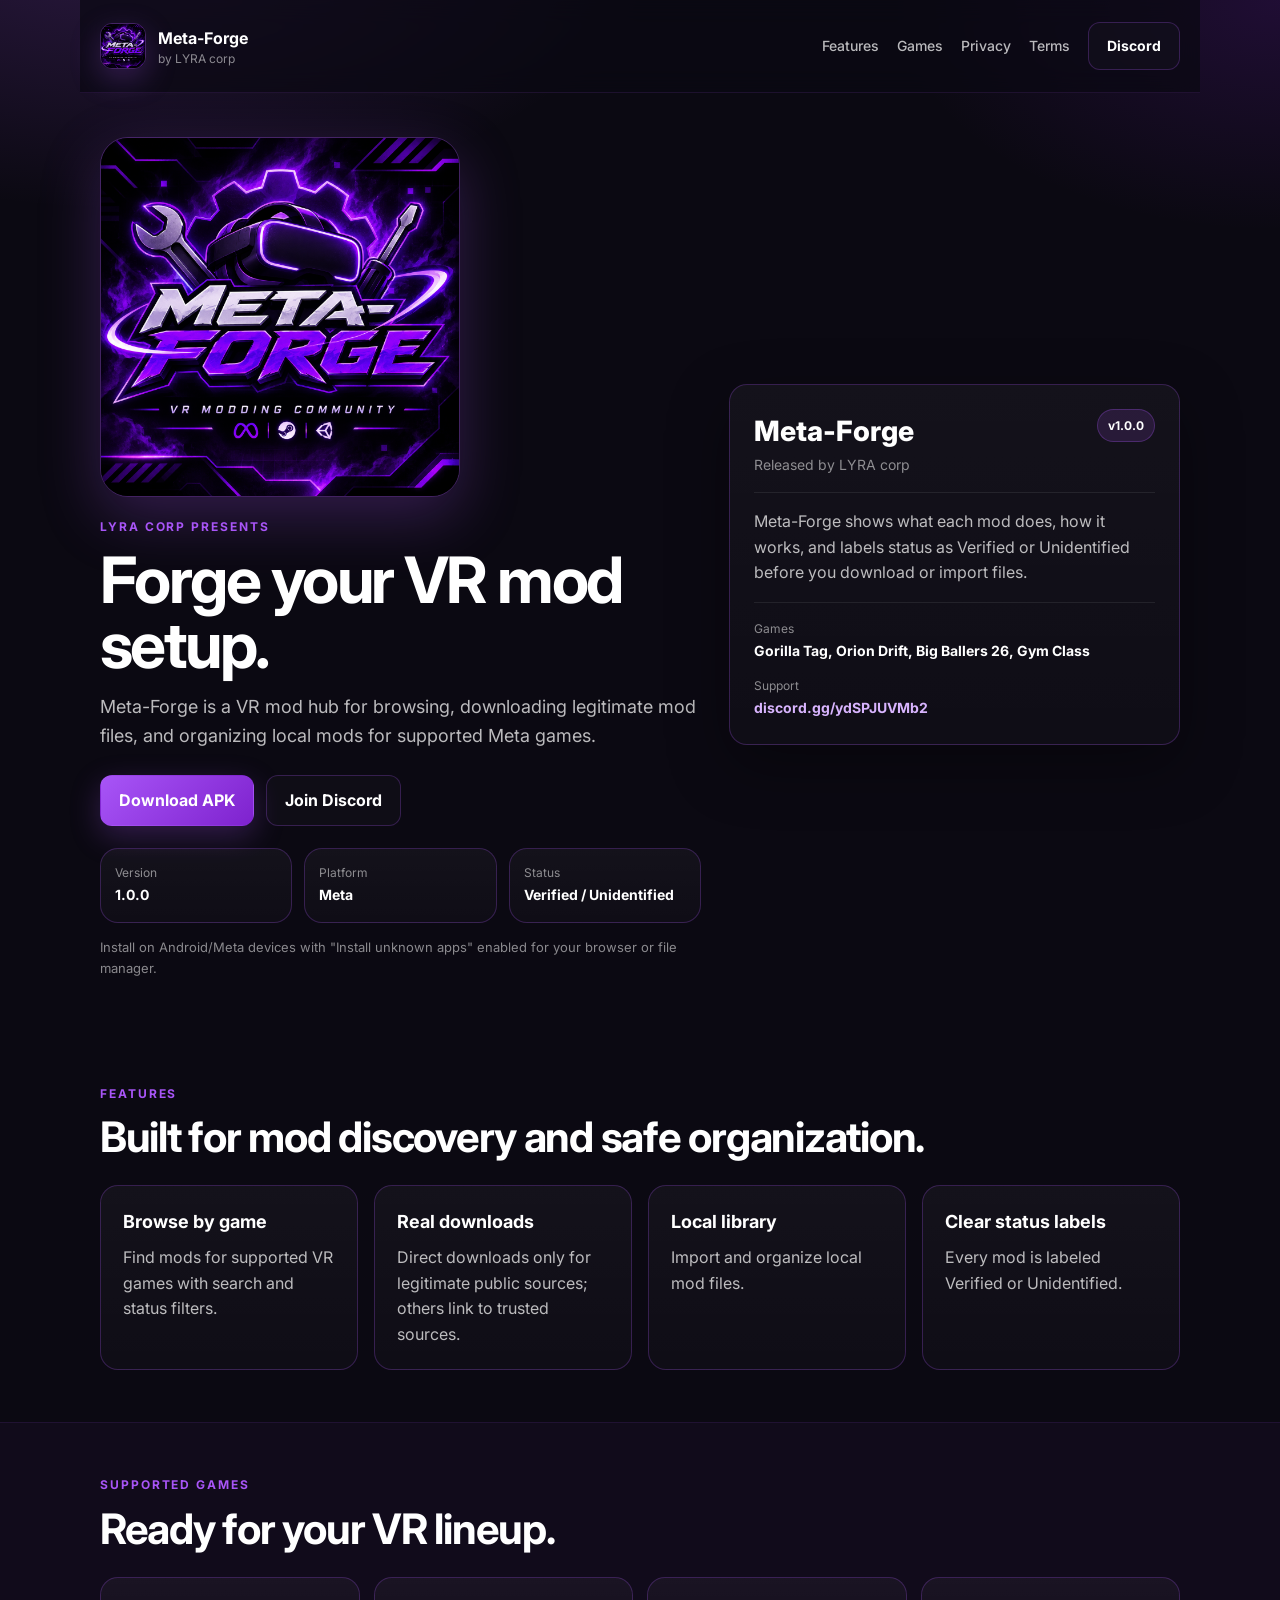
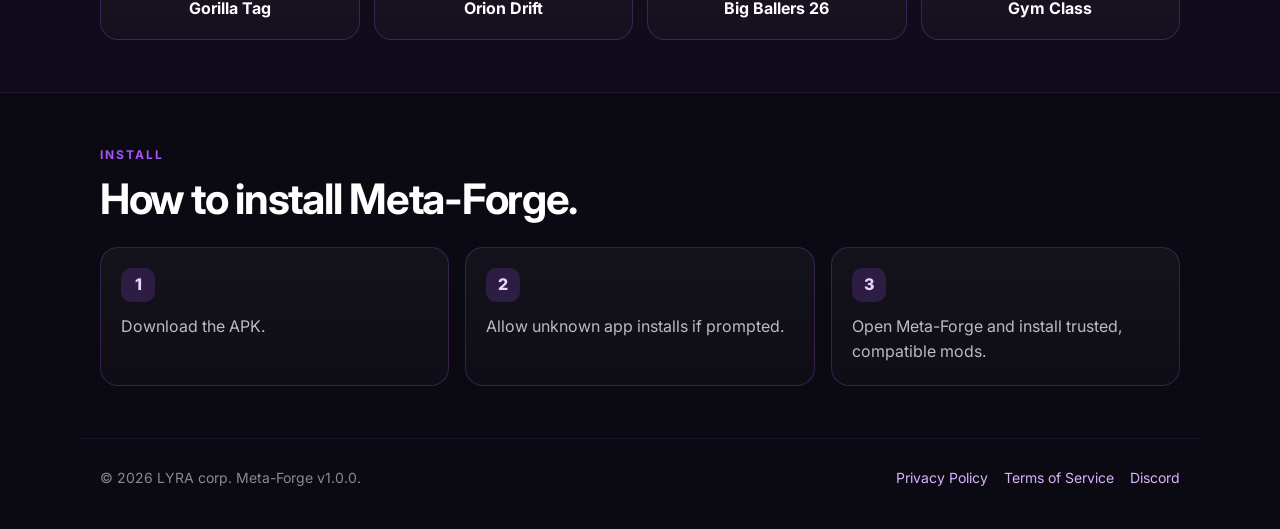
<file: docs/index.html>
<!doctype html>
<html lang="en">
<head>
  <meta charset="utf-8">
  <meta name="viewport" content="width=device-width, initial-scale=1">
  <title>Meta-Forge | LYRA corp</title>
  <meta name="description" content="Meta-Forge by LYRA corp - a VR mod hub for discovering, downloading, and organizing mods for Meta games.">
  <link rel="icon" href="logo.png" type="image/png">
  <link rel="preconnect" href="https://fonts.googleapis.com">
  <link rel="preconnect" href="https://fonts.gstatic.com" crossorigin>
  <link href="https://fonts.googleapis.com/css2?family=Inter:wght@400;500;600;700;800&display=swap" rel="stylesheet">
  <link rel="stylesheet" href="styles.css">
</head>
<body>
  <div class="bg"></div>
  <header class="site-header">
    <a class="brand" href="./"><img class="brand-logo" src="logo.png" alt="Meta-Forge logo"><span><strong>Meta-Forge</strong><small>by LYRA corp</small></span></a>
    <nav>
      <a href="#features">Features</a>
      <a href="#games">Games</a>
      <a href="privacy.html">Privacy</a>
      <a href="terms.html">Terms</a>
      <a class="btn btn-ghost" href="https://discord.gg/ydSPJUVMb2" target="_blank" rel="noopener">Discord</a>
    </nav>
  </header>
  <main>
    <section class="hero">
      <div class="hero-copy">
        <img class="hero-logo" src="logo.png" alt="Meta-Forge logo"><p class="eyebrow">LYRA corp presents</p>
        <h1>Forge your VR mod setup.</h1>
        <p class="lead">Meta-Forge is a VR mod hub for browsing, downloading legitimate mod files, and organizing local mods for supported Meta games.</p>
        <div class="cta-row">
          <a class="btn btn-primary" href="Meta-Forge.apk" download>Download APK</a>
          <a class="btn btn-ghost" href="https://discord.gg/ydSPJUVMb2" target="_blank" rel="noopener">Join Discord</a>
        </div>
        <div class="meta-row">
          <div><span>Version</span><strong>1.0.0</strong></div>
          <div><span>Platform</span><strong>Meta</strong></div>
          <div><span>Status</span><strong>Verified / Unidentified</strong></div>
        </div>
        <p class="small-note">Install on Android/Meta devices with "Install unknown apps" enabled for your browser or file manager.</p>
      </div>
      <div class="hero-card">
        <div class="app-card">
          <div class="app-top"><div><div class="app-name">Meta-Forge</div><div class="app-sub">Released by LYRA corp</div></div><span class="badge">v1.0.0</span></div>
          <div class="app-desc">Meta-Forge shows what each mod does, how it works, and labels status as Verified or Unidentified before you download or import files.</div>
          <div class="app-list">
            <div class="app-item"><span>Games</span><strong>Gorilla Tag, Orion Drift, Big Ballers 26, Gym Class</strong></div>
            <div class="app-item"><span>Support</span><strong><a href="https://discord.gg/ydSPJUVMb2" target="_blank" rel="noopener">discord.gg/ydSPJUVMb2</a></strong></div>
          </div>
        </div>
      </div>
    </section>
    <section id="features" class="section">
      <div class="section-head"><p class="eyebrow">Features</p><h2>Built for mod discovery and safe organization.</h2></div>
      <div class="grid">
        <article class="card"><h3>Browse by game</h3><p>Find mods for supported VR games with search and status filters.</p></article>
        <article class="card"><h3>Real downloads</h3><p>Direct downloads only for legitimate public sources; others link to trusted sources.</p></article>
        <article class="card"><h3>Local library</h3><p>Import and organize local mod files.</p></article>
        <article class="card"><h3>Clear status labels</h3><p>Every mod is labeled Verified or Unidentified.</p></article>
      </div>
    </section>
    <section id="games" class="section section-alt">
      <div class="section-head"><p class="eyebrow">Supported Games</p><h2>Ready for your VR lineup.</h2></div>
      <div class="games"><div class="game">Gorilla Tag</div><div class="game">Orion Drift</div><div class="game">Big Ballers 26</div><div class="game">Gym Class</div></div>
    </section>
    <section class="section">
      <div class="section-head"><p class="eyebrow">Install</p><h2>How to install Meta-Forge.</h2></div>
      <div class="steps">
        <div class="step"><span>1</span><p>Download the APK.</p></div>
        <div class="step"><span>2</span><p>Allow unknown app installs if prompted.</p></div>
        <div class="step"><span>3</span><p>Open Meta-Forge and install trusted, compatible mods.</p></div>
      </div>
    </section>
  </main>
  <footer class="site-footer">
    <div>&copy; 2026 LYRA corp. Meta-Forge v1.0.0.</div>
    <div class="footer-links">
      <a href="privacy.html">Privacy Policy</a>
      <a href="terms.html">Terms of Service</a>
      <a href="https://discord.gg/ydSPJUVMb2" target="_blank" rel="noopener">Discord</a>
    </div>
  </footer>
</body>
</html>
</file>
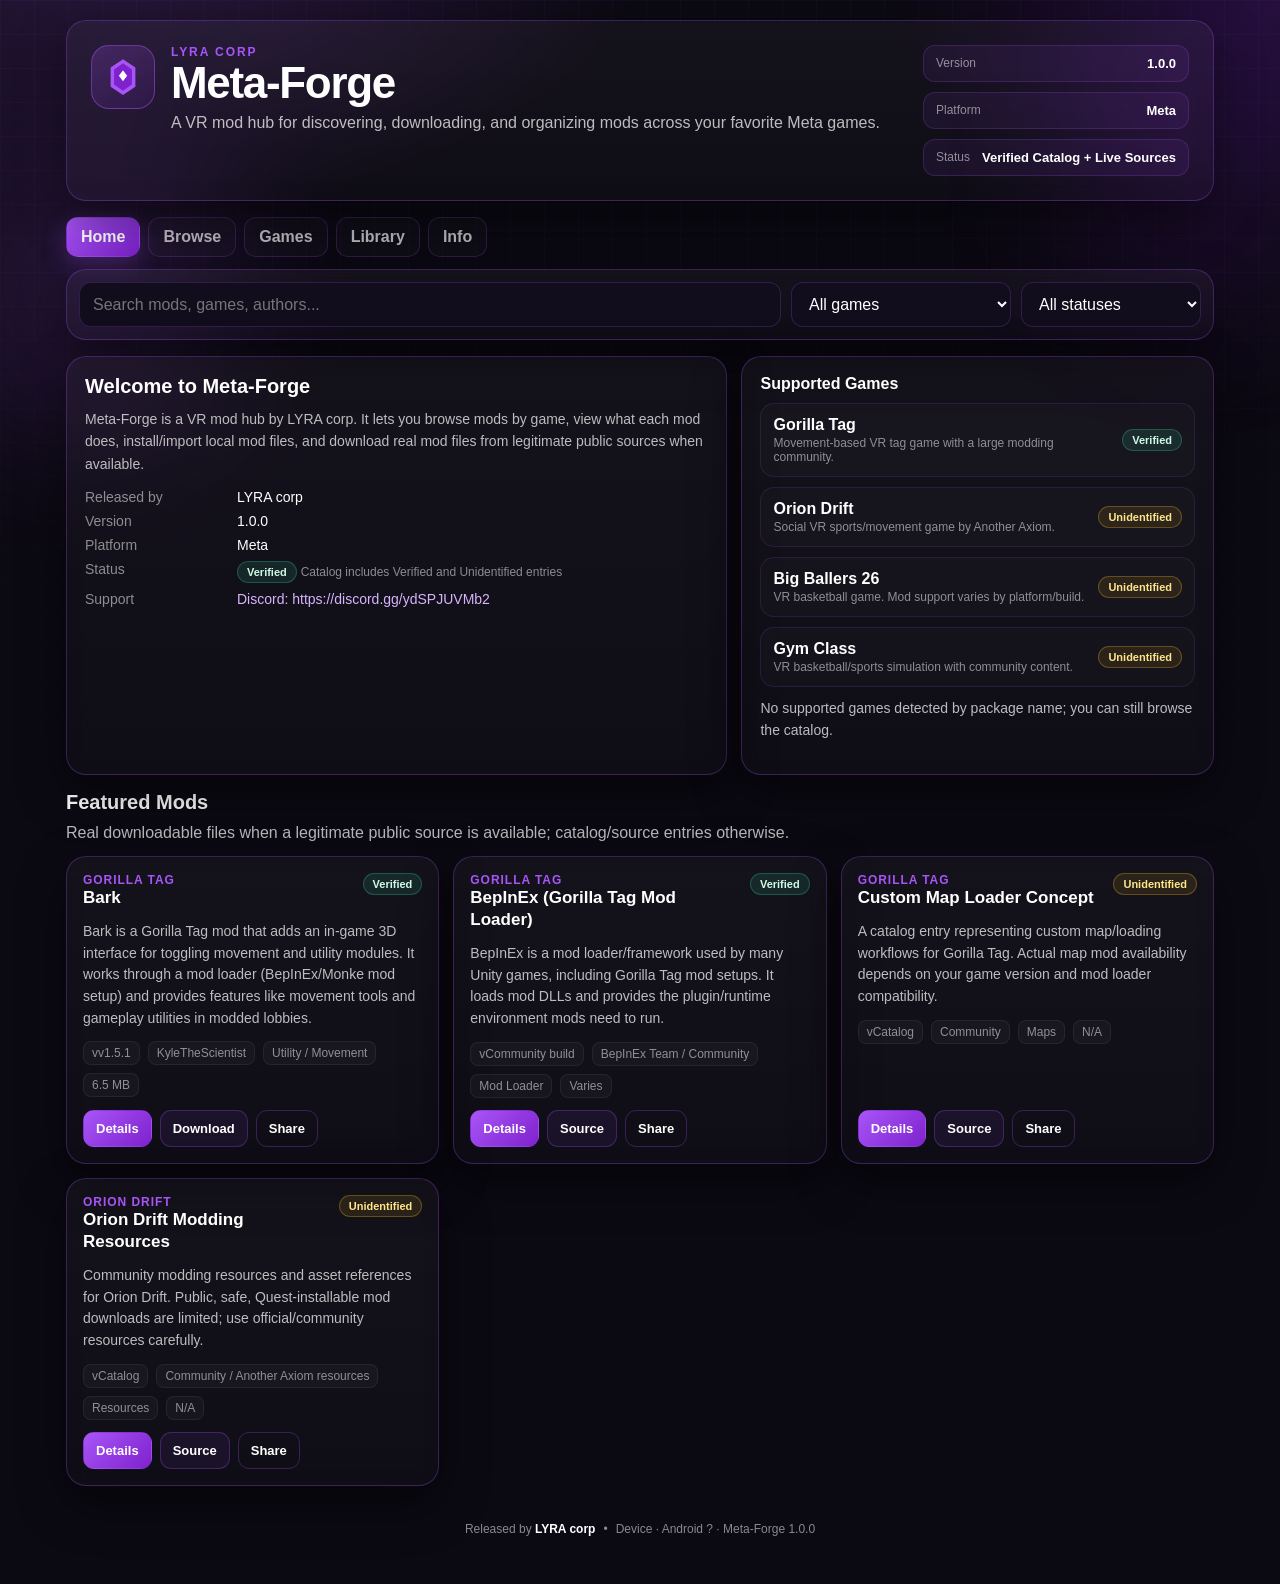
<file: app/src/main/assets/index.html>
﻿<!doctype html>
<html lang="en">
<head>
  <meta charset="utf-8" />
  <meta name="viewport" content="width=device-width, initial-scale=1, viewport-fit=cover" />
  <meta name="theme-color" content="#0B0912" />
  <title>Meta-Forge</title>
  <link rel="stylesheet" href="styles.css" />
</head>
<body>
  <div class="bg"><span class="glow g1"></span><span class="glow g2"></span><span class="grid"></span></div>
  <div class="app">
    <header class="hero card">
      <div class="brand">
        <div class="logo" aria-hidden="true">
          <svg viewBox="0 0 64 64" width="44" height="44" fill="none"><path d="M32 6l18 12v28L32 58 14 46V18L32 6z" fill="#A855F7"/><path d="M32 12l13 9v22l-13 9-13-9V21l13-9z" fill="#7E22CE"/><path d="M32 22l6 8-6 8-6-8 6-8z" fill="#fff"/></svg>
        </div>
        <div>
          <div class="eyebrow">LYRA corp</div>
          <h1>Meta-Forge</h1>
          <p class="tagline">A VR mod hub for discovering, downloading, and organizing mods across your favorite Meta games.</p>
        </div>
      </div>
      <div class="hero-meta">
        <div class="pill"><span class="k">Version</span><span class="v">1.0.0</span></div>
        <div class="pill"><span class="k">Platform</span><span class="v">Meta</span></div>
        <div class="pill"><span class="k">Status</span><span class="v" id="globalStatus">Verified Catalog + Live Sources</span></div>
      </div>
    </header>

    <nav class="tabs" aria-label="Sections">
      <button class="tab active" data-tab="home">Home</button>
      <button class="tab" data-tab="browse">Browse</button>
      <button class="tab" data-tab="games">Games</button>
      <button class="tab" data-tab="library">Library</button>
      <button class="tab" data-tab="info">Info</button>
    </nav>

    <section class="toolbar card">
      <input id="search" type="search" placeholder="Search mods, games, authors..." autocomplete="off" />
      <select id="gameFilter" aria-label="Game filter"></select>
      <select id="statusFilter" aria-label="Status filter">
        <option value="all">All statuses</option>
        <option value="Verified">Verified</option>
        <option value="Unidentified">Unidentified</option>
      </select>
    </section>

    <main id="view"></main>

    <footer class="footer">
      <span>Released by <b>LYRA corp</b></span>
      <span>•</span>
      <span id="deviceLine">Meta-Forge 1.0.0</span>
    </footer>
  </div>
  <div id="toast" class="toast hidden"></div>
  <div id="modalRoot"></div>
  <script src="catalog.js"></script>
  <script src="app.js"></script>
</body>
</html>
</file>
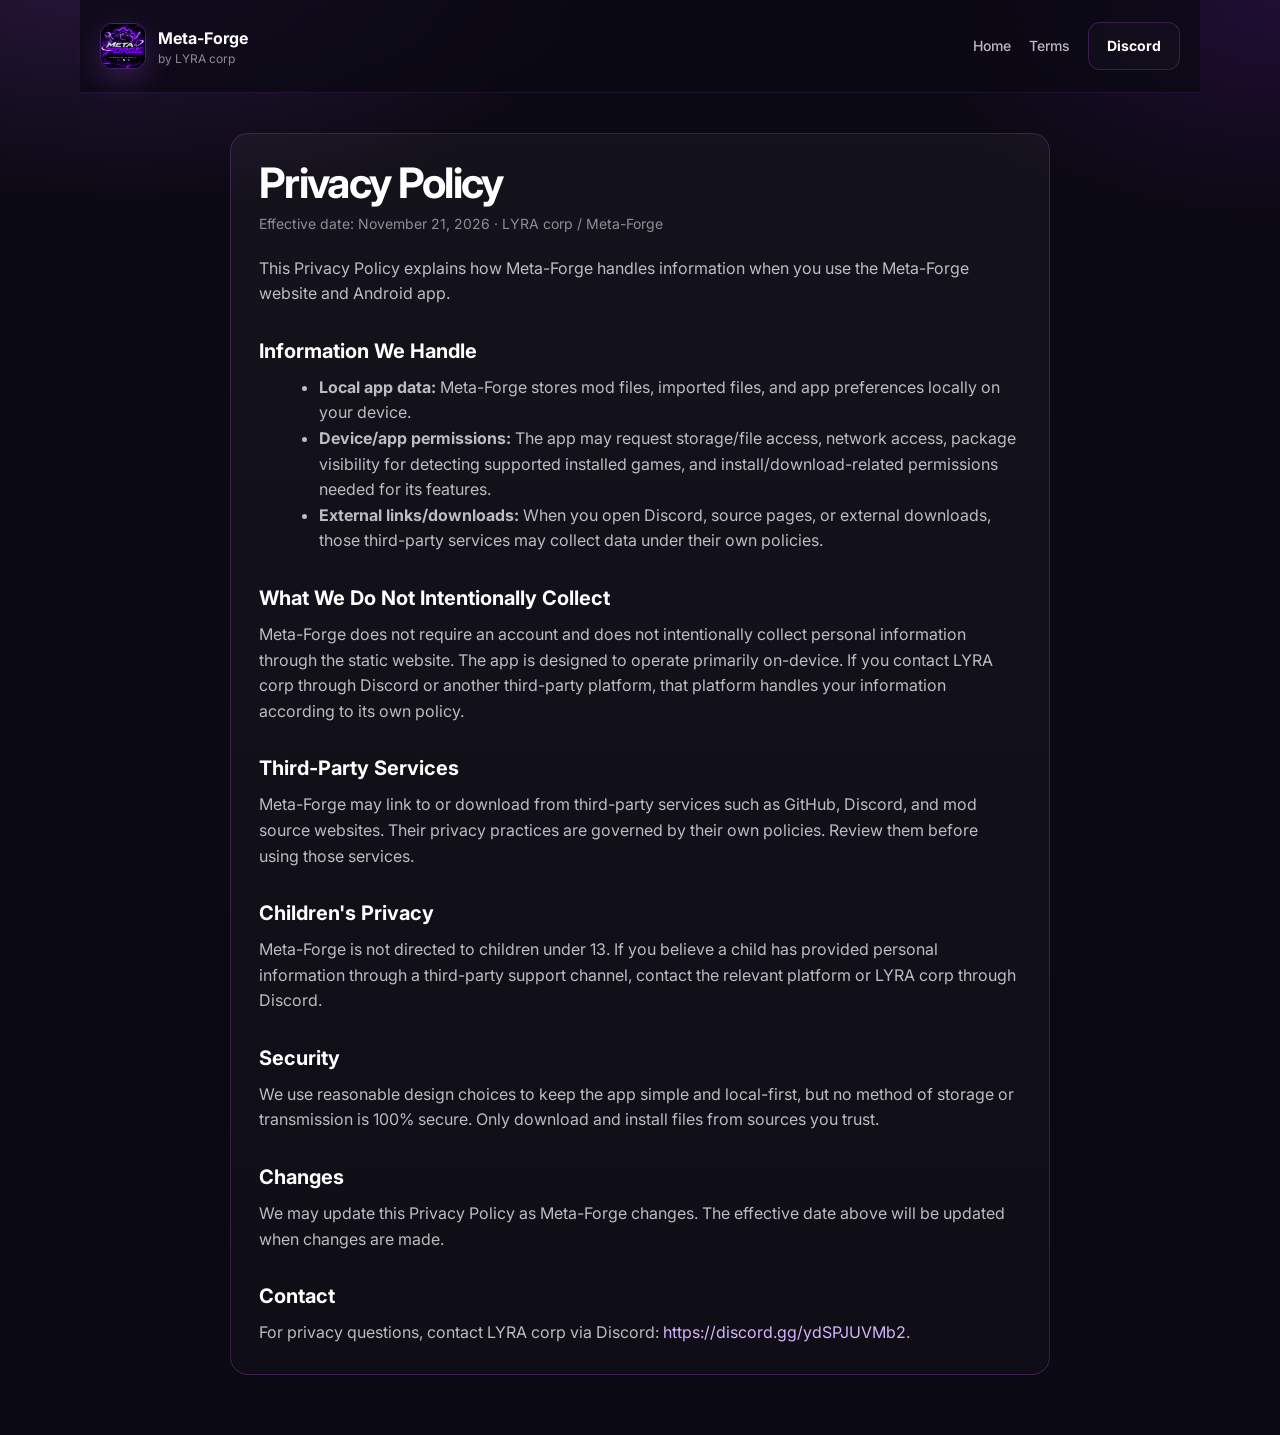
<file: docs/privacy.html>
<!doctype html>
<html lang="en">
<head>
  <meta charset="utf-8"><meta name="viewport" content="width=device-width, initial-scale=1">
  <title>Privacy Policy | Meta-Forge</title>
  <link href="https://fonts.googleapis.com/css2?family=Inter:wght@400;500;600;700;800&display=swap" rel="stylesheet">
  <link rel="stylesheet" href="styles.css">
</head>
<body>
  <div class="bg"></div>
  <header class="site-header">
    <a class="brand" href="./"><img class="brand-logo" src="logo.png" alt="Meta-Forge logo"><span><strong>Meta-Forge</strong><small>by LYRA corp</small></span></a>
    <nav><a href="./">Home</a><a href="terms.html">Terms</a><a class="btn btn-ghost" href="https://discord.gg/ydSPJUVMb2" target="_blank" rel="noopener">Discord</a></nav>
  </header>
  <main class="legal">
    <div class="legal-card">
      <h1>Privacy Policy</h1>
      <div class="legal-meta">Effective date: November 21, 2026 · LYRA corp / Meta-Forge</div>
      <p>This Privacy Policy explains how Meta-Forge handles information when you use the Meta-Forge website and Android app.</p>

      <h2>Information We Handle</h2>
      <ul>
        <li><strong>Local app data:</strong> Meta-Forge stores mod files, imported files, and app preferences locally on your device.</li>
        <li><strong>Device/app permissions:</strong> The app may request storage/file access, network access, package visibility for detecting supported installed games, and install/download-related permissions needed for its features.</li>
        <li><strong>External links/downloads:</strong> When you open Discord, source pages, or external downloads, those third-party services may collect data under their own policies.</li>
      </ul>

      <h2>What We Do Not Intentionally Collect</h2>
      <p>Meta-Forge does not require an account and does not intentionally collect personal information through the static website. The app is designed to operate primarily on-device. If you contact LYRA corp through Discord or another third-party platform, that platform handles your information according to its own policy.</p>

      <h2>Third-Party Services</h2>
      <p>Meta-Forge may link to or download from third-party services such as GitHub, Discord, and mod source websites. Their privacy practices are governed by their own policies. Review them before using those services.</p>

      <h2>Children's Privacy</h2>
      <p>Meta-Forge is not directed to children under 13. If you believe a child has provided personal information through a third-party support channel, contact the relevant platform or LYRA corp through Discord.</p>

      <h2>Security</h2>
      <p>We use reasonable design choices to keep the app simple and local-first, but no method of storage or transmission is 100% secure. Only download and install files from sources you trust.</p>

      <h2>Changes</h2>
      <p>We may update this Privacy Policy as Meta-Forge changes. The effective date above will be updated when changes are made.</p>

      <h2>Contact</h2>
      <p>For privacy questions, contact LYRA corp via Discord: <a href="https://discord.gg/ydSPJUVMb2" target="_blank" rel="noopener">https://discord.gg/ydSPJUVMb2</a>.</p>
    </div>
  </main>
</body>
</html>
</file>
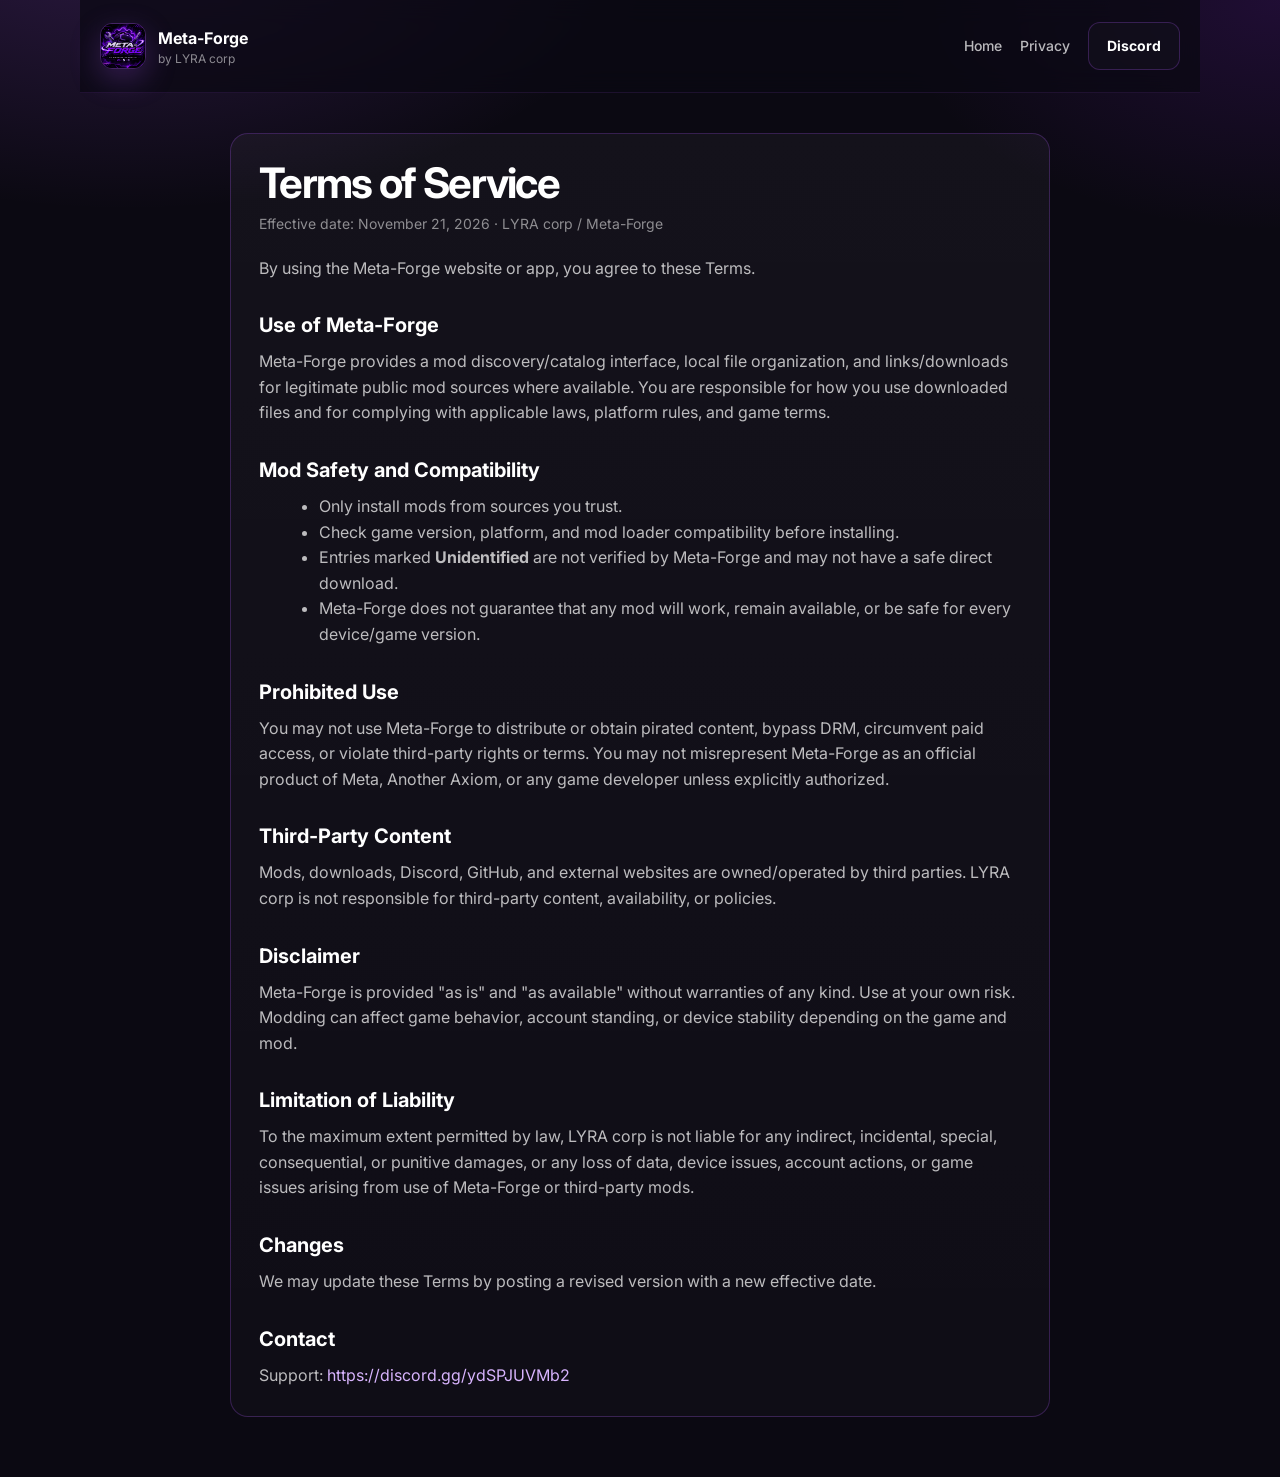
<file: docs/terms.html>
<!doctype html>
<html lang="en">
<head>
  <meta charset="utf-8"><meta name="viewport" content="width=device-width, initial-scale=1">
  <title>Terms of Service | Meta-Forge</title>
  <link href="https://fonts.googleapis.com/css2?family=Inter:wght@400;500;600;700;800&display=swap" rel="stylesheet">
  <link rel="stylesheet" href="styles.css">
</head>
<body>
  <div class="bg"></div>
  <header class="site-header">
    <a class="brand" href="./"><img class="brand-logo" src="logo.png" alt="Meta-Forge logo"><span><strong>Meta-Forge</strong><small>by LYRA corp</small></span></a>
    <nav><a href="./">Home</a><a href="privacy.html">Privacy</a><a class="btn btn-ghost" href="https://discord.gg/ydSPJUVMb2" target="_blank" rel="noopener">Discord</a></nav>
  </header>
  <main class="legal">
    <div class="legal-card">
      <h1>Terms of Service</h1>
      <div class="legal-meta">Effective date: November 21, 2026 · LYRA corp / Meta-Forge</div>
      <p>By using the Meta-Forge website or app, you agree to these Terms.</p>

      <h2>Use of Meta-Forge</h2>
      <p>Meta-Forge provides a mod discovery/catalog interface, local file organization, and links/downloads for legitimate public mod sources where available. You are responsible for how you use downloaded files and for complying with applicable laws, platform rules, and game terms.</p>

      <h2>Mod Safety and Compatibility</h2>
      <ul>
        <li>Only install mods from sources you trust.</li>
        <li>Check game version, platform, and mod loader compatibility before installing.</li>
        <li>Entries marked <strong>Unidentified</strong> are not verified by Meta-Forge and may not have a safe direct download.</li>
        <li>Meta-Forge does not guarantee that any mod will work, remain available, or be safe for every device/game version.</li>
      </ul>

      <h2>Prohibited Use</h2>
      <p>You may not use Meta-Forge to distribute or obtain pirated content, bypass DRM, circumvent paid access, or violate third-party rights or terms. You may not misrepresent Meta-Forge as an official product of Meta, Another Axiom, or any game developer unless explicitly authorized.</p>

      <h2>Third-Party Content</h2>
      <p>Mods, downloads, Discord, GitHub, and external websites are owned/operated by third parties. LYRA corp is not responsible for third-party content, availability, or policies.</p>

      <h2>Disclaimer</h2>
      <p>Meta-Forge is provided "as is" and "as available" without warranties of any kind. Use at your own risk. Modding can affect game behavior, account standing, or device stability depending on the game and mod.</p>

      <h2>Limitation of Liability</h2>
      <p>To the maximum extent permitted by law, LYRA corp is not liable for any indirect, incidental, special, consequential, or punitive damages, or any loss of data, device issues, account actions, or game issues arising from use of Meta-Forge or third-party mods.</p>

      <h2>Changes</h2>
      <p>We may update these Terms by posting a revised version with a new effective date.</p>

      <h2>Contact</h2>
      <p>Support: <a href="https://discord.gg/ydSPJUVMb2" target="_blank" rel="noopener">https://discord.gg/ydSPJUVMb2</a></p>
    </div>
  </main>
</body>
</html>
</file>
<file: docs/styles.css>
:root{--bg:#0B0912;--bg2:#140d22;--card:#171126;--line:rgba(168,85,247,.25);--purple:#A855F7;--violet:#7E22CE;--text:#FFFFFF;--muted:rgba(255,255,255,.72);--faint:rgba(255,255,255,.52)}
*{box-sizing:border-box} body{margin:0;font-family:Inter,system-ui,-apple-system,Segoe UI,Roboto,Arial,sans-serif;background:var(--bg);color:var(--text);line-height:1.6}
a{color:#d8b4fe;text-decoration:none} a:hover{text-decoration:underline}
.bg{position:fixed;inset:0;background:radial-gradient(900px 500px at 10% -10%,rgba(168,85,247,.22),transparent 60%),radial-gradient(700px 420px at 100% 0,rgba(126,34,206,.18),transparent 55%),var(--bg);z-index:-1}
.site-header,.site-footer,.hero,.section{max-width:1120px;margin:0 auto;padding-left:20px;padding-right:20px}
.site-header{display:flex;align-items:center;justify-content:space-between;gap:16px;padding-top:22px;padding-bottom:22px;position:sticky;top:0;background:rgba(11,9,18,.72);backdrop-filter:blur(12px);z-index:10;border-bottom:1px solid rgba(168,85,247,.12)}
.brand{display:flex;align-items:center;gap:12px;color:#fff;text-decoration:none}
.brand-logo{width:46px;height:46px;border-radius:12px;object-fit:cover;display:block;box-shadow:0 10px 30px rgba(168,85,247,.25);border:1px solid rgba(168,85,247,.35)}
.hero-logo{width:min(360px,70vw);height:auto;display:block;margin:0 0 20px;border-radius:28px;box-shadow:0 20px 60px rgba(168,85,247,.25);border:1px solid rgba(168,85,247,.35)}
.brand small{display:block;color:var(--faint);font-size:12px;line-height:1.2}
nav{display:flex;gap:18px;align-items:center;flex-wrap:wrap}
nav a{color:var(--muted);font-size:14px;font-weight:500}
.btn{display:inline-flex;align-items:center;justify-content:center;padding:12px 18px;border-radius:12px;font-weight:700;border:1px solid var(--line);text-decoration:none!important;transition:.2s}
.btn-primary{background:linear-gradient(135deg,var(--purple),var(--violet));color:#fff;border-color:transparent;box-shadow:0 10px 30px rgba(168,85,247,.25)}
.btn-primary:hover{filter:brightness(1.06)} .btn-ghost{background:rgba(255,255,255,.02);color:#fff}
.hero{display:grid;grid-template-columns:1.2fr .9fr;gap:28px;padding-top:44px;padding-bottom:40px;align-items:center}
.eyebrow{color:var(--purple);font-size:12px;font-weight:700;letter-spacing:.16em;text-transform:uppercase;margin:0 0 10px}
h1{font-size:clamp(38px,6vw,64px);line-height:1.02;margin:0 0 16px;letter-spacing:-.04em}
.lead{font-size:18px;color:var(--muted);max-width:700px;margin:0 0 24px}
.cta-row{display:flex;gap:12px;flex-wrap:wrap;margin-bottom:22px}
.meta-row{display:grid;grid-template-columns:repeat(3,minmax(0,1fr));gap:12px;max-width:700px}
.meta-row div,.card,.app-card,.step,.game,.legal-card{background:linear-gradient(180deg,rgba(255,255,255,.04),rgba(255,255,255,.02));border:1px solid var(--line);border-radius:18px}
.meta-row div{padding:14px} .meta-row span{display:block;font-size:12px;color:var(--faint)} .meta-row strong{font-size:14px}
.small-note{color:var(--faint);font-size:13px;margin-top:14px}
.app-card{padding:24px;box-shadow:0 20px 60px rgba(0,0,0,.35)}
.app-top{display:flex;justify-content:space-between;gap:12px;align-items:flex-start;margin-bottom:16px}
.app-name{font-size:28px;font-weight:800}.app-sub{color:var(--faint);font-size:14px}
.badge{padding:6px 10px;border-radius:999px;background:rgba(168,85,247,.14);border:1px solid rgba(168,85,247,.28);font-size:12px;font-weight:700}
.app-desc{color:var(--muted);padding:16px 0;border-top:1px solid rgba(255,255,255,.08);border-bottom:1px solid rgba(255,255,255,.08)}
.app-list{display:grid;gap:12px;padding-top:16px}.app-item span{display:block;color:var(--faint);font-size:12px}.app-item strong{font-size:14px}
.section{padding-top:52px;padding-bottom:52px}.section-alt{background:rgba(168,85,247,.04);max-width:none;border-top:1px solid rgba(168,85,247,.1);border-bottom:1px solid rgba(168,85,247,.1)}
.section-alt .section-head,.section-alt .games{max-width:1120px;margin-left:auto;margin-right:auto;padding-left:20px;padding-right:20px}
.section-head h2{margin:0;font-size:clamp(28px,4vw,42px);line-height:1.15;letter-spacing:-.03em}
.grid{display:grid;grid-template-columns:repeat(4,minmax(0,1fr));gap:16px;margin-top:24px}
.card{padding:22px}.card h3{margin:0 0 8px;font-size:18px}.card p,.step p,.legal-card p,.legal-card li{color:var(--muted);margin:0}
.games{display:grid;grid-template-columns:repeat(4,minmax(0,1fr));gap:14px;margin-top:24px}
.game{padding:18px;text-align:center;font-weight:700}
.steps{display:grid;grid-template-columns:repeat(3,minmax(0,1fr));gap:16px;margin-top:24px}
.step{padding:20px}.step span{width:34px;height:34px;border-radius:10px;display:inline-grid;place-items:center;background:rgba(168,85,247,.18);color:#e9d5ff;font-weight:800;margin-bottom:12px}
.site-footer{display:flex;justify-content:space-between;gap:16px;padding-top:28px;padding-bottom:40px;color:var(--faint);font-size:14px;border-top:1px solid rgba(168,85,247,.12)}
.footer-links{display:flex;gap:16px;flex-wrap:wrap}
.legal{max-width:860px;margin:0 auto;padding:40px 20px 60px}
.legal-card{padding:28px}.legal-card h1{font-size:42px;margin-bottom:8px}.legal-card h2{margin-top:28px;margin-bottom:8px;font-size:20px}
.legal-card ul{margin:8px 0 0 20px;color:var(--muted)} .legal-meta{color:var(--faint);font-size:14px;margin-bottom:20px}
@media (max-width:900px){.hero,.grid,.games,.steps{grid-template-columns:1fr 1fr}.hero{grid-template-columns:1fr}.site-header{position:static}}
@media (max-width:640px){nav{gap:12px}.meta-row,.grid,.games,.steps,.site-footer{grid-template-columns:1fr;display:grid}.site-footer{display:flex;flex-direction:column}.legal-card h1{font-size:34px}}
</file>
<file: app/src/main/assets/styles.css>
﻿:root{
  --purple:#A855F7; --white:#FFFFFF; --black:#0B0912; --violet:#7E22CE;
  --bg:#0B0912; --panel:#140f20; --panel2:#19132a; --line:rgba(168,85,247,.28);
  --muted:rgba(255,255,255,.72); --faint:rgba(255,255,255,.52);
  --ok:#34d399; --warn:#fbbf24; --danger:#fb7185;
  --shadow:0 18px 50px rgba(0,0,0,.45);
}
*{box-sizing:border-box} html,body{margin:0;min-height:100%;background:var(--bg);color:var(--white);font-family:Inter,Segoe UI,Roboto,Arial,sans-serif}
body{overflow-x:hidden}
button,input,select{font:inherit;color:inherit}
button{cursor:pointer}
.bg{position:fixed;inset:0;pointer-events:none;z-index:0;background:radial-gradient(900px 500px at 10% -10%,rgba(168,85,247,.22),transparent 60%),radial-gradient(700px 400px at 100% 0,rgba(126,34,206,.22),transparent 55%),var(--black)}
.glow{position:absolute;border-radius:50%;filter:blur(70px);opacity:.55}
.g1{width:320px;height:320px;left:-80px;top:120px;background:rgba(168,85,247,.25)}
.g2{width:280px;height:280px;right:-60px;top:40px;background:rgba(126,34,206,.22)}
.grid{position:absolute;inset:0;background-image:linear-gradient(rgba(168,85,247,.07) 1px,transparent 1px),linear-gradient(90deg,rgba(168,85,247,.07) 1px,transparent 1px);background-size:34px 34px;mask-image:linear-gradient(to bottom,rgba(0,0,0,.65),transparent)}
.app{position:relative;z-index:1;max-width:1180px;margin:0 auto;padding:20px 16px 48px}
.card{background:linear-gradient(180deg,rgba(255,255,255,.04),rgba(255,255,255,.02));border:1px solid var(--line);border-radius:20px;box-shadow:var(--shadow);backdrop-filter:blur(10px)}
.hero{padding:24px;display:flex;gap:20px;justify-content:space-between;align-items:flex-start;margin-bottom:16px}
.brand{display:flex;gap:16px;align-items:flex-start}
.logo{width:64px;height:64px;border-radius:18px;display:grid;place-items:center;background:linear-gradient(145deg,rgba(168,85,247,.22),rgba(126,34,206,.12));border:1px solid rgba(168,85,247,.45)}
.eyebrow{color:var(--purple);font-weight:700;font-size:12px;letter-spacing:.16em;text-transform:uppercase}
h1{margin:2px 0 6px;font-size:clamp(30px,5vw,44px);line-height:1;letter-spacing:-.03em}
.tagline{margin:0;max-width:720px;color:var(--muted);line-height:1.55}
.hero-meta{display:grid;gap:10px;min-width:220px}
.pill{display:flex;justify-content:space-between;gap:12px;padding:10px 12px;border-radius:12px;background:rgba(168,85,247,.08);border:1px solid rgba(168,85,247,.2)}
.pill .k{color:var(--faint);font-size:12px}.pill .v{font-weight:650;font-size:13px;text-align:right}
.tabs{display:flex;gap:8px;flex-wrap:wrap;margin:0 0 12px}
.tab{padding:10px 14px;border-radius:12px;border:1px solid rgba(168,85,247,.22);background:rgba(255,255,255,.02);color:var(--muted);font-weight:600}
.tab.active{background:linear-gradient(135deg,var(--purple),var(--violet));color:#fff;border-color:transparent;box-shadow:0 8px 24px rgba(168,85,247,.28)}
.toolbar{padding:12px;display:grid;grid-template-columns:1fr 220px 180px;gap:10px;margin-bottom:16px}
.toolbar input,.toolbar select,.field{width:100%;padding:12px 13px;border-radius:12px;border:1px solid rgba(168,85,247,.22);background:#120d1d;color:#fff;outline:none}
.toolbar input:focus,.toolbar select:focus,.field:focus{border-color:var(--purple);box-shadow:0 0 0 3px rgba(168,85,247,.18)}
.section{margin-bottom:16px}.section h2{margin:0 0 10px;font-size:20px}.section p.lead{margin:0 0 14px;color:var(--muted)}
.grid-cards{display:grid;grid-template-columns:repeat(auto-fill,minmax(280px,1fr));gap:14px}
.mod{padding:16px;display:flex;flex-direction:column;gap:12px}
.mod-head{display:flex;justify-content:space-between;gap:10px;align-items:flex-start}
.mod h3{margin:0;font-size:17px;line-height:1.3}.mod .game{color:var(--purple);font-size:12px;font-weight:700;text-transform:uppercase;letter-spacing:.08em}
.badge{display:inline-flex;align-items:center;gap:6px;padding:4px 9px;border-radius:999px;font-size:11px;font-weight:700;border:1px solid transparent;white-space:nowrap}
.badge.verified{color:#d1fae5;background:rgba(52,211,153,.12);border-color:rgba(52,211,153,.28)}
.badge.unidentified{color:#fde68a;background:rgba(251,191,36,.1);border-color:rgba(251,191,36,.28)}
.desc{color:var(--muted);font-size:14px;line-height:1.55;margin:0;min-height:44px}
.meta{display:flex;flex-wrap:wrap;gap:8px}.meta span{font-size:12px;color:var(--faint);padding:4px 8px;background:rgba(255,255,255,.03);border-radius:8px;border:1px solid rgba(255,255,255,.06)}
.actions{display:flex;gap:8px;flex-wrap:wrap;margin-top:auto}
.btn{padding:10px 12px;border-radius:11px;border:1px solid rgba(168,85,247,.28);background:rgba(168,85,247,.08);color:#fff;font-weight:650;font-size:13px}
.btn:hover{border-color:rgba(168,85,247,.55);background:rgba(168,85,247,.14)}
.btn.primary{background:linear-gradient(135deg,var(--purple),var(--violet));border-color:transparent}
.btn.primary:hover{filter:brightness(1.06)}
.btn.ghost{background:transparent}
.btn[disabled]{opacity:.5;cursor:not-allowed}
.split{display:grid;grid-template-columns:1.4fr 1fr;gap:14px}
.panel{padding:18px}.panel h3{margin:0 0 10px;font-size:16px}.panel p,.panel li{color:var(--muted);line-height:1.6;font-size:14px}
.panel ul{margin:8px 0 0 18px;padding:0}.panel li{margin:4px 0}
.kv{display:grid;grid-template-columns:140px 1fr;gap:8px 12px;font-size:14px}
.kv .k{color:var(--faint)} .kv .v{color:#fff;word-break:break-word}
.kv a{color:#d8b4fe;text-decoration:none}.kv a:hover{text-decoration:underline}
.list{display:flex;flex-direction:column;gap:10px}
.row{display:flex;align-items:center;justify-content:space-between;gap:12px;padding:12px;border-radius:14px;background:rgba(255,255,255,.02);border:1px solid rgba(168,85,247,.14)}
.row .title{font-weight:650}.row .sub{font-size:12px;color:var(--faint);margin-top:2px}
.empty{padding:28px;text-align:center;color:var(--muted);border:1px dashed rgba(168,85,247,.28);border-radius:16px}
.footer{display:flex;gap:8px;justify-content:center;color:var(--faint);font-size:12px;padding:20px 0 0}
.footer b{color:#fff}
.toast{position:fixed;left:50%;bottom:22px;transform:translateX(-50%);background:#1b122a;border:1px solid rgba(168,85,247,.4);color:#fff;padding:12px 16px;border-radius:12px;z-index:50;box-shadow:var(--shadow);max-width:min(560px,calc(100vw - 24px))}
.hidden{display:none!important}
.modal{position:fixed;inset:0;background:rgba(0,0,0,.6);display:grid;place-items:center;padding:16px;z-index:40}
.modal-card{width:min(720px,100%);max-height:calc(100vh - 32px);overflow:auto;padding:20px;border-radius:20px;background:#120c1d;border:1px solid rgba(168,85,247,.35);box-shadow:var(--shadow)}
.modal-card h2{margin:0 0 4px}.modal-card .sub{color:var(--faint);margin:0 0 14px;font-size:13px}
.close{float:right;background:transparent;border:1px solid rgba(168,85,247,.3);color:#fff;border-radius:10px;padding:6px 10px}
.progress{height:8px;background:rgba(255,255,255,.08);border-radius:999px;overflow:hidden;margin-top:10px}
.progress > i{display:block;height:100%;width:0;background:linear-gradient(90deg,var(--purple),var(--violet))}
.small{font-size:12px;color:var(--faint)}
@media (max-width:900px){.hero,.split{grid-template-columns:1fr;display:grid}.toolbar{grid-template-columns:1fr 1fr}.toolbar input{grid-column:1/-1}}
@media (max-width:560px){.toolbar{grid-template-columns:1fr}.hero-meta{min-width:0}.kv{grid-template-columns:1fr;gap:2px}.actions .btn{flex:1}}
</file>
